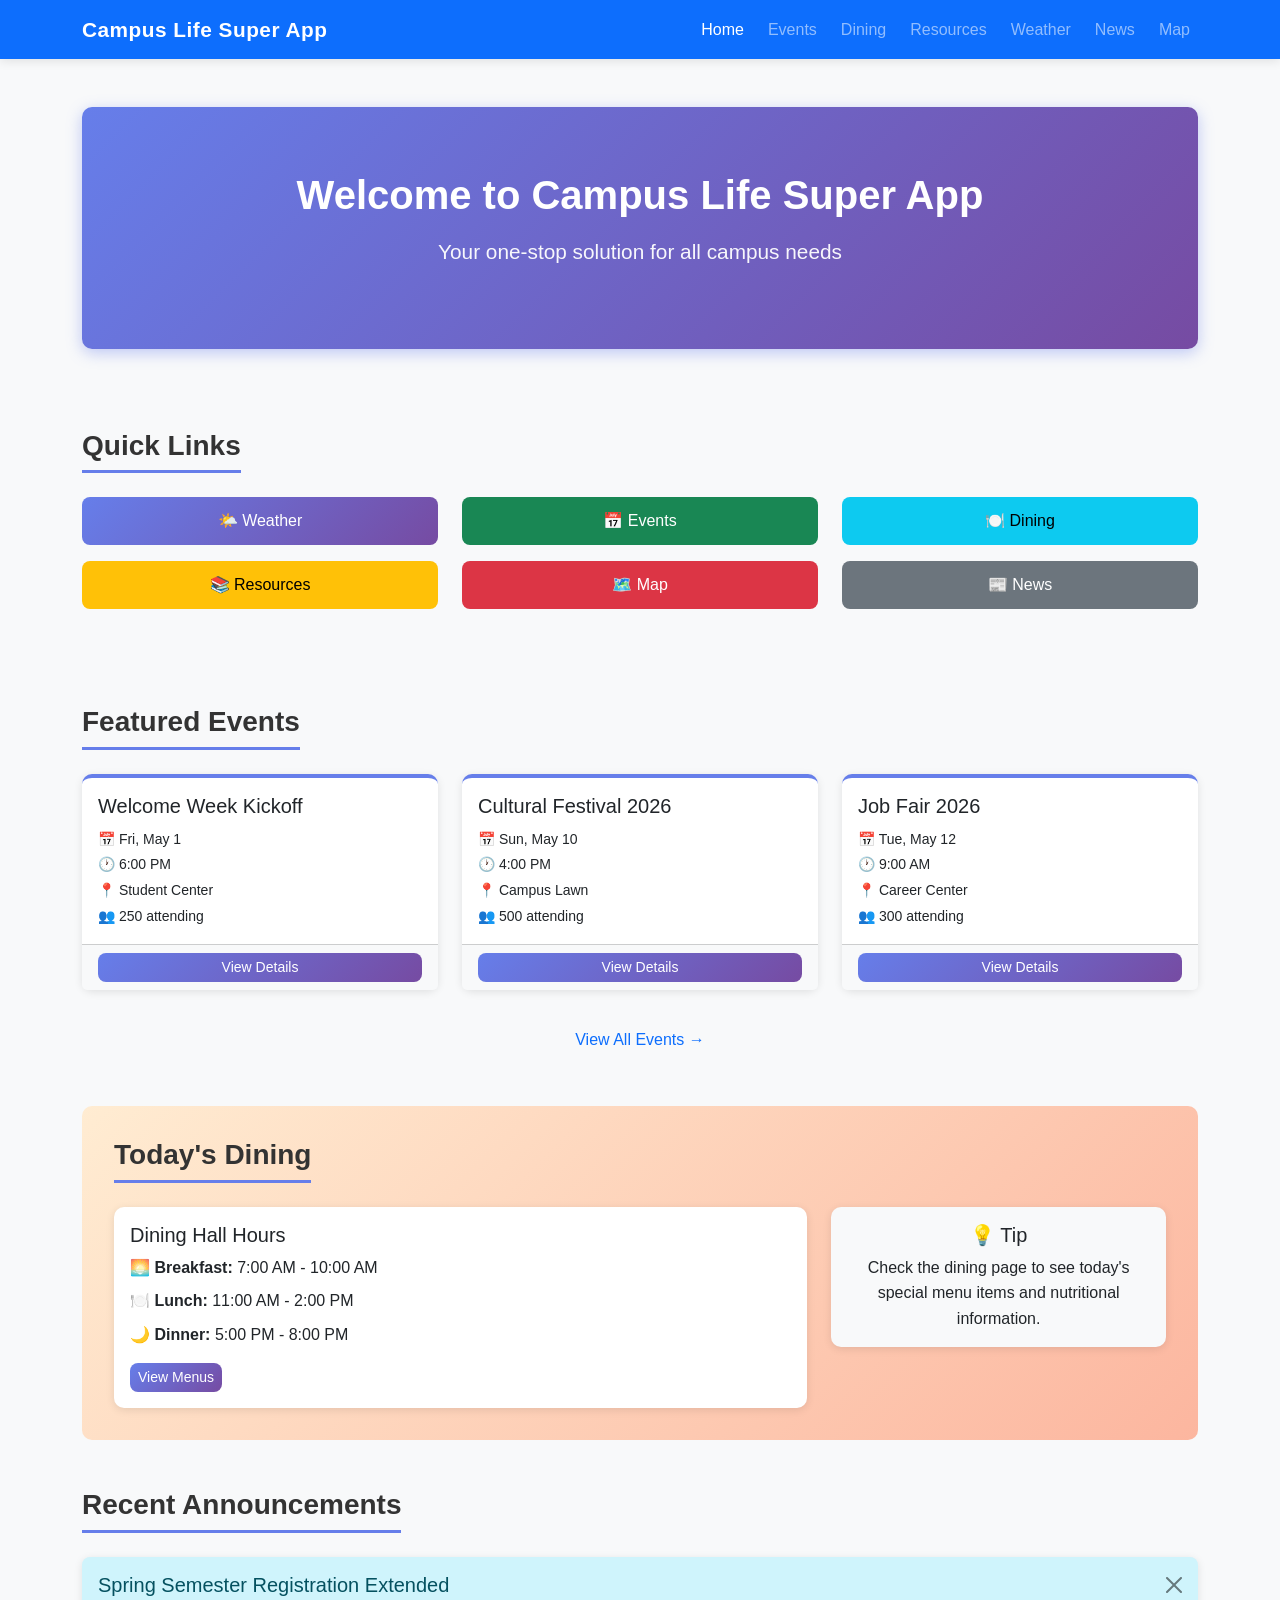
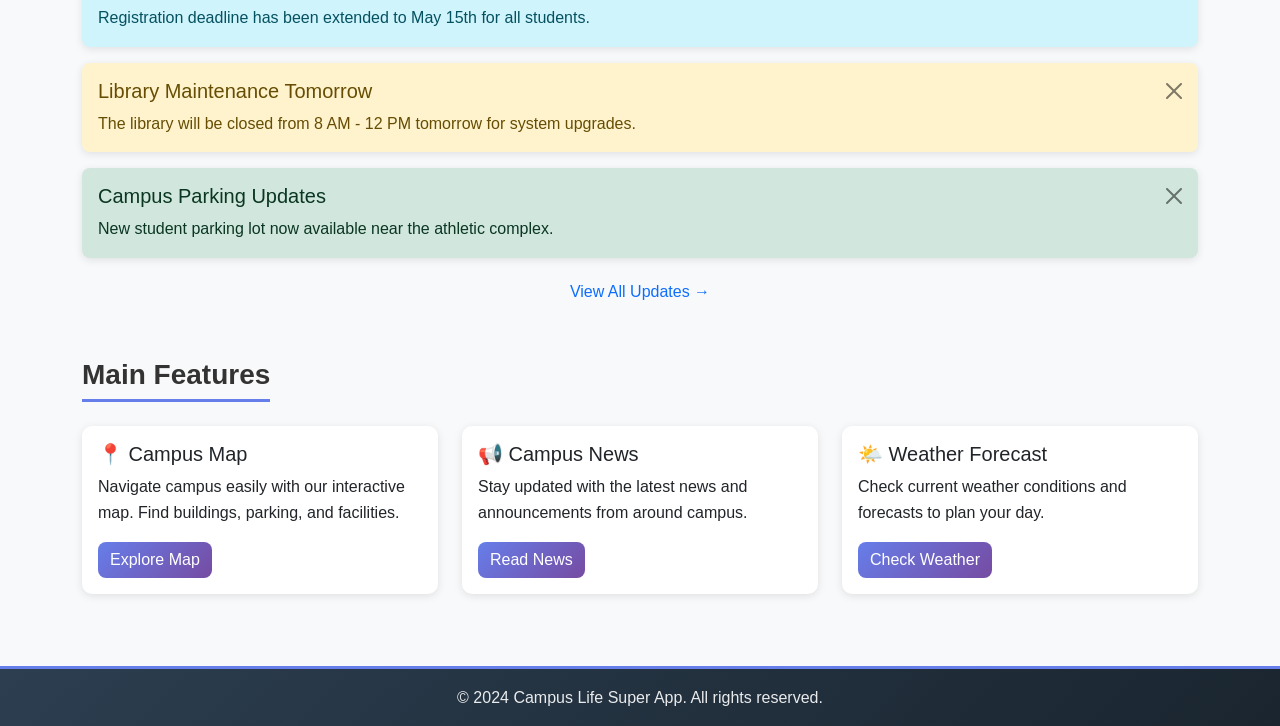
<file: index.html>
<!DOCTYPE html>
<html lang="en">
<head>
    <meta charset="UTF-8">
    <meta name="viewport" content="width=device-width, initial-scale=1.0">
    <title>Campus Life Super App - Home</title>
    <link href="https://cdn.jsdelivr.net/npm/bootstrap@5.3.0/dist/css/bootstrap.min.css" rel="stylesheet">
    <link rel="stylesheet" href="css/style.css">
</head>
<body>
    <header>
        <nav class="navbar navbar-expand-lg navbar-dark bg-primary">
            <div class="container">
                <a class="navbar-brand" href="index.html">Campus Life Super App</a>
                <button class="navbar-toggler" type="button" data-bs-toggle="collapse" data-bs-target="#navbarNav">
                    <span class="navbar-toggler-icon"></span>
                </button>
                <div class="collapse navbar-collapse" id="navbarNav">
                    <ul class="navbar-nav ms-auto">
                        <li class="nav-item"><a class="nav-link active" href="index.html">Home</a></li>
                        <li class="nav-item"><a class="nav-link" href="events.html">Events</a></li>
                        <li class="nav-item"><a class="nav-link" href="dining.html">Dining</a></li>
                        <li class="nav-item"><a class="nav-link" href="student-resources.html">Resources</a></li>
                        <li class="nav-item"><a class="nav-link" href="weather.html">Weather</a></li>
                        <li class="nav-item"><a class="nav-link" href="news.html">News</a></li>
                        <li class="nav-item"><a class="nav-link" href="map.html">Map</a></li>
                    </ul>
                </div>
            </div>
        </nav>
    </header>

    <main class="container my-5">
        <!-- HERO/WELCOME AREA -->
        <!-- Purpose: Greet users and introduce the app's main features -->
        <section class="hero text-center mb-5">
            <h1>Welcome to Campus Life Super App</h1>
            <p class="lead">Your one-stop solution for all campus needs</p>
        </section>

        <!-- QUICK LINKS BUTTONS -->
        <!-- Purpose: Provide quick navigation to main features -->
        <section class="quick-links mb-5">
            <h3 class="text-center mb-4">Quick Links</h3>
            <div class="row">
                <div class="col-md-4 mb-3">
                    <a href="weather.html" class="btn btn-lg btn-primary w-100">🌤️ Weather</a>
                </div>
                <div class="col-md-4 mb-3">
                    <a href="events.html" class="btn btn-lg btn-success w-100">📅 Events</a>
                </div>
                <div class="col-md-4 mb-3">
                    <a href="dining.html" class="btn btn-lg btn-info w-100">🍽️ Dining</a>
                </div>
                <div class="col-md-4 mb-3">
                    <a href="student-resources.html" class="btn btn-lg btn-warning w-100">📚 Resources</a>
                </div>
                <div class="col-md-4 mb-3">
                    <a href="map.html" class="btn btn-lg btn-danger w-100">🗺️ Map</a>
                </div>
                <div class="col-md-4 mb-3">
                    <a href="news.html" class="btn btn-lg btn-secondary w-100">📰 News</a>
                </div>
            </div>
        </section>

        <!-- FEATURED EVENTS PREVIEW CARDS -->
        <!-- Purpose: Showcase upcoming campus events to encourage attendance -->
        <section class="featured-events mb-5">
            <h3 class="mb-4">Featured Events</h3>
            <div class="row" id="featured-events-container">
                <div class="col-12 text-center">
                    <p class="text-muted">Loading events...</p>
                </div>
            </div>
            <div class="text-center mt-3">
                <a href="events.html" class="btn btn-outline-primary">View All Events →</a>
            </div>
        </section>

        <!-- DINING SNAPSHOT -->
        <!-- Purpose: Display quick dining information and hours -->
        <section class="dining-snapshot mb-5">
            <h3 class="mb-4">Today's Dining</h3>
            <div class="row">
                <div class="col-md-8">
                    <div class="card">
                        <div class="card-body">
                            <h5 class="card-title">Dining Hall Hours</h5>
                            <ul class="list-unstyled">
                                <li class="mb-2"><strong>🌅 Breakfast:</strong> 7:00 AM - 10:00 AM</li>
                                <li class="mb-2"><strong>🍽️ Lunch:</strong> 11:00 AM - 2:00 PM</li>
                                <li class="mb-2"><strong>🌙 Dinner:</strong> 5:00 PM - 8:00 PM</li>
                            </ul>
                            <a href="dining.html" class="btn btn-sm btn-primary">View Menus</a>
                        </div>
                    </div>
                </div>
                <div class="col-md-4">
                    <div class="card bg-light">
                        <div class="card-body text-center">
                            <h5 class="card-title">💡 Tip</h5>
                            <p class="card-text">Check the dining page to see today's special menu items and nutritional information.</p>
                        </div>
                    </div>
                </div>
            </div>
        </section>

        <!-- ANNOUNCEMENTS SECTION -->
        <!-- Purpose: Keep students informed about important campus updates -->
        <section class="announcements mb-5">
            <h3 class="mb-4">Recent Announcements</h3>
            <div id="announcements-container">
                <!-- Announcements will be loaded here -->
            </div>
            <div class="text-center mt-3">
                <a href="student-resources.html" class="btn btn-outline-primary">View All Updates →</a>
            </div>
        </section>

        <!-- FEATURES SHOWCASE -->
        <!-- Purpose: Highlight main features and services available on the app -->
        <section class="features">
            <h3 class="text-center mb-4">Main Features</h3>
            <div class="row">
                <div class="col-md-4 mb-4">
                    <div class="card h-100">
                        <div class="card-body">
                            <h5 class="card-title">📍 Campus Map</h5>
                            <p class="card-text">Navigate campus easily with our interactive map. Find buildings, parking, and facilities.</p>
                            <a href="map.html" class="btn btn-primary">Explore Map</a>
                        </div>
                    </div>
                </div>
                <div class="col-md-4 mb-4">
                    <div class="card h-100">
                        <div class="card-body">
                            <h5 class="card-title">📢 Campus News</h5>
                            <p class="card-text">Stay updated with the latest news and announcements from around campus.</p>
                            <a href="news.html" class="btn btn-primary">Read News</a>
                        </div>
                    </div>
                </div>
                <div class="col-md-4 mb-4">
                    <div class="card h-100">
                        <div class="card-body">
                            <h5 class="card-title">🌤️ Weather Forecast</h5>
                            <p class="card-text">Check current weather conditions and forecasts to plan your day.</p>
                            <a href="weather.html" class="btn btn-primary">Check Weather</a>
                        </div>
                    </div>
                </div>
            </div>
        </section>
    </main>

    <footer class="bg-dark text-white text-center py-3 mt-5">
        <div class="container">
            <p>&copy; 2024 Campus Life Super App. All rights reserved.</p>
        </div>
    </footer>

    <script src="https://cdn.jsdelivr.net/npm/bootstrap@5.3.0/dist/js/bootstrap.bundle.min.js"></script>
    <script src="js/app.js"></script>
    <script src="js/home.js"></script>
</body>
</html>
</file>
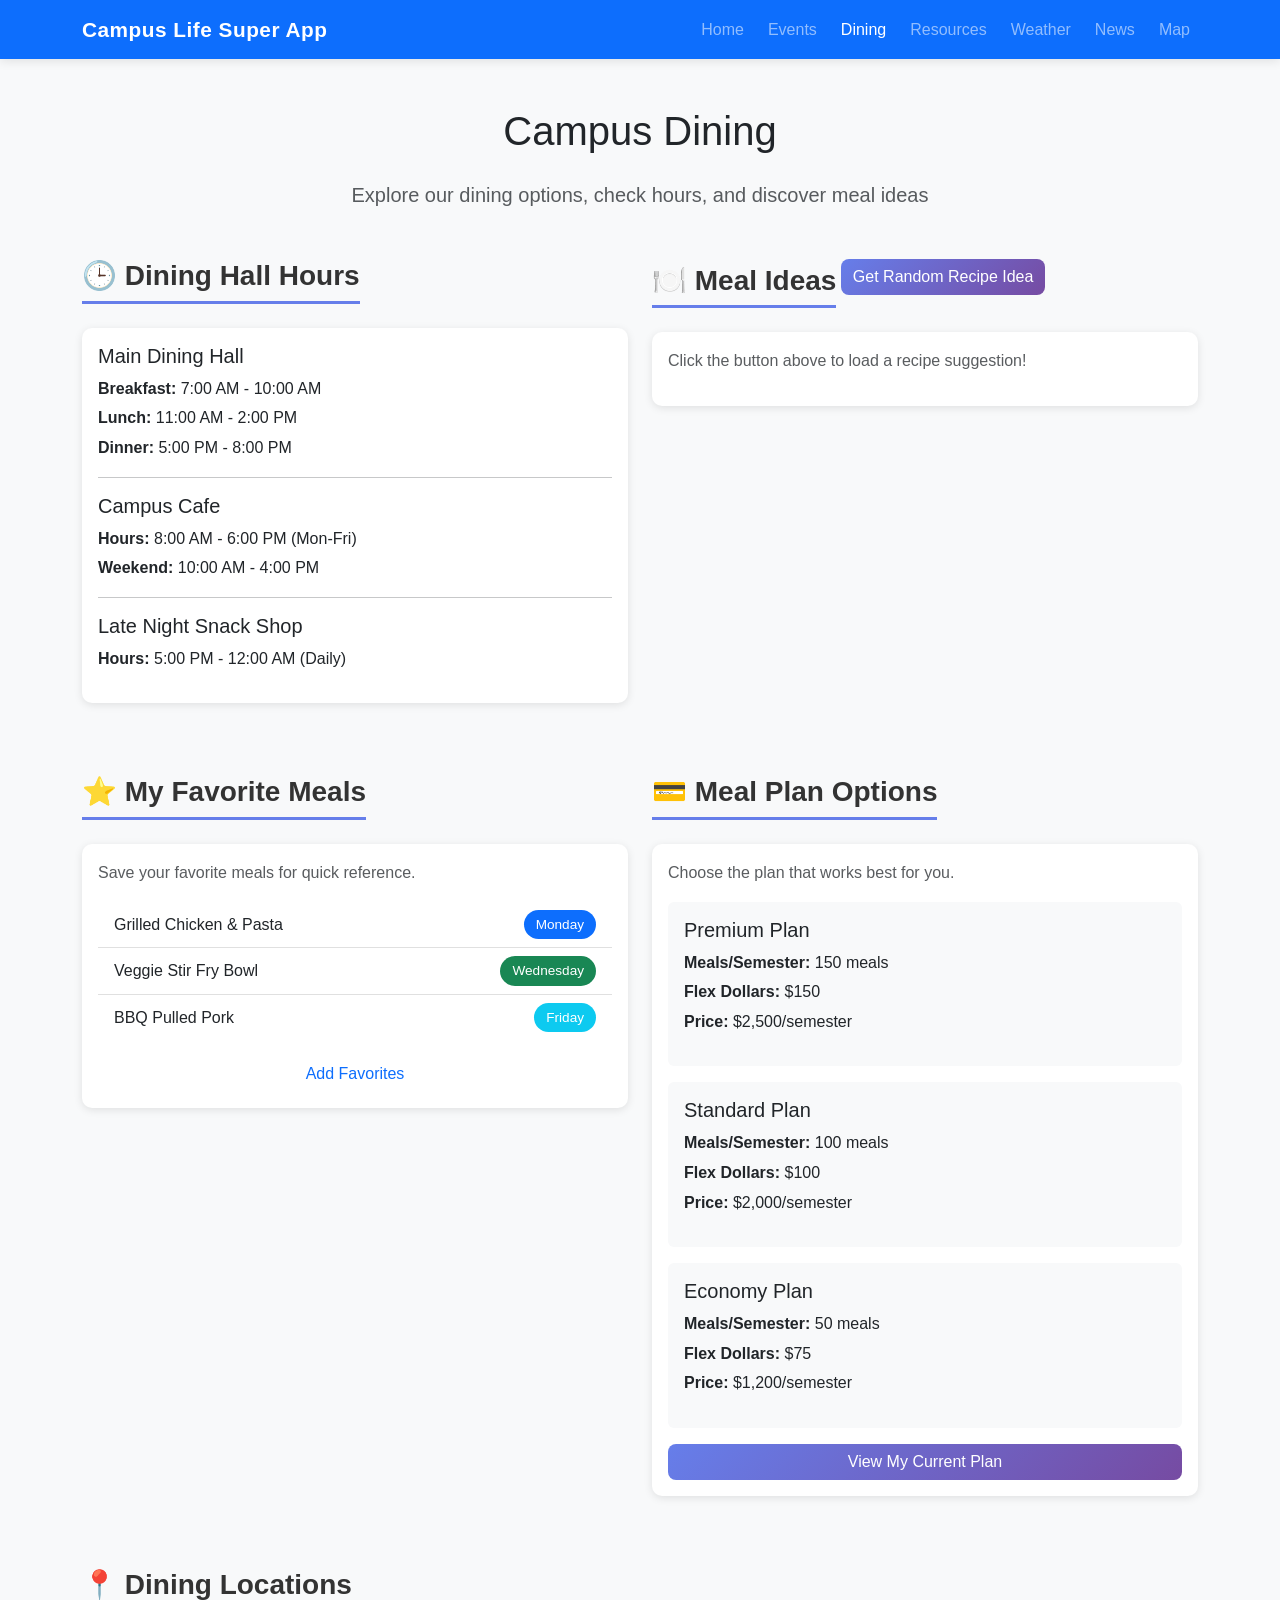
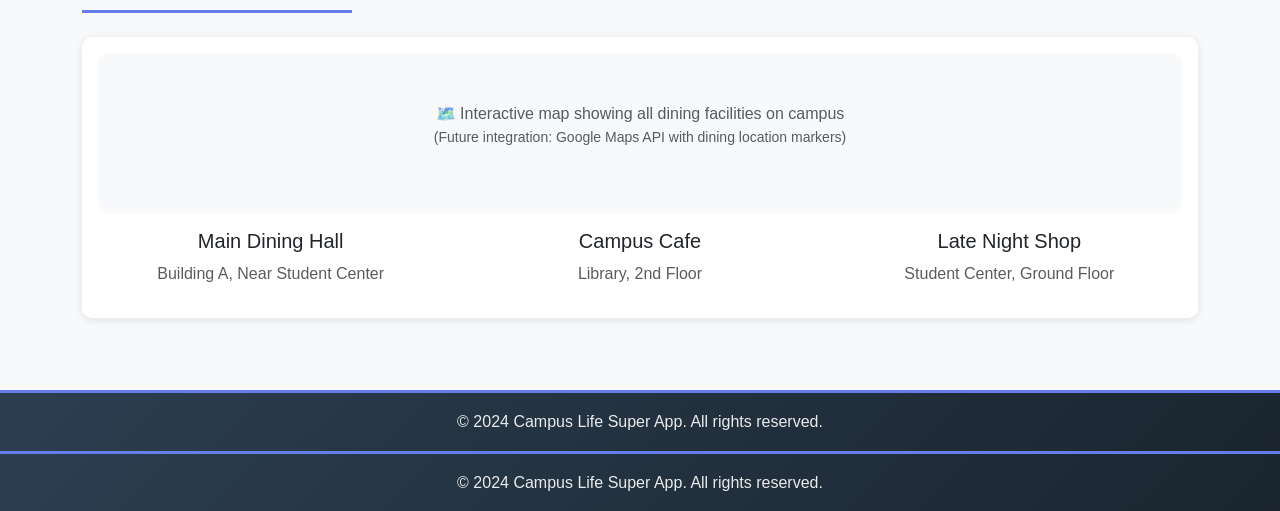
<file: dining.html>
<!DOCTYPE html>
<html lang="en">
<head>
    <meta charset="UTF-8">
    <meta name="viewport" content="width=device-width, initial-scale=1.0">
    <title>Dining - Campus Life Super App</title>
    <link href="https://cdn.jsdelivr.net/npm/bootstrap@5.3.0/dist/css/bootstrap.min.css" rel="stylesheet">
    <link rel="stylesheet" href="css/style.css">
</head>
<body>
    <header>
        <nav class="navbar navbar-expand-lg navbar-dark bg-primary">
            <div class="container">
                <a class="navbar-brand" href="index.html">Campus Life Super App</a>
                <button class="navbar-toggler" type="button" data-bs-toggle="collapse" data-bs-target="#navbarNav">
                    <span class="navbar-toggler-icon"></span>
                </button>
                <div class="collapse navbar-collapse" id="navbarNav">
                    <ul class="navbar-nav ms-auto">
                        <li class="nav-item"><a class="nav-link" href="index.html">Home</a></li>
                        <li class="nav-item"><a class="nav-link" href="events.html">Events</a></li>
                        <li class="nav-item"><a class="nav-link active" href="dining.html">Dining</a></li>
                        <li class="nav-item"><a class="nav-link" href="student-resources.html">Resources</a></li>
                        <li class="nav-item"><a class="nav-link" href="weather.html">Weather</a></li>
                        <li class="nav-item"><a class="nav-link" href="news.html">News</a></li>
                        <li class="nav-item"><a class="nav-link" href="map.html">Map</a></li>
                    </ul>
                </div>
            </div>
        </nav>
    </header>

    <main class="container my-5">
        <!-- PAGE TITLE AND DESCRIPTION -->
        <!-- Purpose: Provide context for the dining page -->
        <h1 class="text-center mb-4">Campus Dining</h1>
        <p class="text-center lead text-muted mb-5">Explore our dining options, check hours, and discover meal ideas</p>

        <!-- DINING HALL STATUS AND HOURS -->
        <!-- Purpose: Display current hours and status of dining facilities -->
        <div class="row mb-5">
            <div class="col-md-6 mb-4">
                <h3>🕒 Dining Hall Hours</h3>
                <div class="card">
                    <div class="card-body">
                        <ul class="list-unstyled">
                            <li class="mb-3">
                                <h5>Main Dining Hall</h5>
                                <p class="mb-1"><strong>Breakfast:</strong> 7:00 AM - 10:00 AM</p>
                                <p class="mb-1"><strong>Lunch:</strong> 11:00 AM - 2:00 PM</p>
                                <p class="mb-0"><strong>Dinner:</strong> 5:00 PM - 8:00 PM</p>
                            </li>
                            <hr>
                            <li class="mb-3">
                                <h5>Campus Cafe</h5>
                                <p class="mb-1"><strong>Hours:</strong> 8:00 AM - 6:00 PM (Mon-Fri)</p>
                                <p class="mb-0"><strong>Weekend:</strong> 10:00 AM - 4:00 PM</p>
                            </li>
                            <hr>
                            <li>
                                <h5>Late Night Snack Shop</h5>
                                <p class="mb-0"><strong>Hours:</strong> 5:00 PM - 12:00 AM (Daily)</p>
                            </li>
                        </ul>
                    </div>
                </div>
            </div>

            <!-- MENU AND API PLACEHOLDER -->
            <!-- Purpose: Display meal ideas and recipes from API -->
            <div class="col-md-6 mb-4">
                <h3>🍽️ Meal Ideas</h3>
                <button id="get-recipe-btn" class="btn btn-primary mb-3">
                    Get Random Recipe Idea
                </button>
                <div id="recipe-container" class="card">
                    <div class="card-body">
                        <p class="text-muted">Click the button above to load a recipe suggestion!</p>
                    </div>
                </div>
            </div>
        </div>

        <!-- FAVORITES AND MEAL PLAN SECTION -->
        <!-- Purpose: Allow students to save favorites and view meal plans -->
        <div class="row mb-5">
            <div class="col-md-6 mb-4">
                <h3>⭐ My Favorite Meals</h3>
                <div class="card">
                    <div class="card-body">
                        <p class="text-muted mb-3">Save your favorite meals for quick reference.</p>
                        <ul class="list-group">
                            <li class="list-group-item d-flex justify-content-between align-items-center">
                                Grilled Chicken & Pasta
                                <span class="badge bg-primary rounded-pill">Monday</span>
                            </li>
                            <li class="list-group-item d-flex justify-content-between align-items-center">
                                Veggie Stir Fry Bowl
                                <span class="badge bg-success rounded-pill">Wednesday</span>
                            </li>
                            <li class="list-group-item d-flex justify-content-between align-items-center">
                                BBQ Pulled Pork
                                <span class="badge bg-info rounded-pill">Friday</span>
                            </li>
                        </ul>
                        <button class="btn btn-outline-primary mt-3 w-100">
                            Add Favorites
                        </button>
                    </div>
                </div>
            </div>

            <!-- MEAL PLAN INFORMATION -->
            <!-- Purpose: Display meal plan options and purchasing info -->
            <div class="col-md-6 mb-4">
                <h3>💳 Meal Plan Options</h3>
                <div class="card">
                    <div class="card-body">
                        <p class="text-muted mb-3">Choose the plan that works best for you.</p>
                        
                        <div class="mb-3 p-3 bg-light rounded">
                            <h5>Premium Plan</h5>
                            <p class="mb-1"><strong>Meals/Semester:</strong> 150 meals</p>
                            <p class="mb-1"><strong>Flex Dollars:</strong> $150</p>
                            <p><strong>Price:</strong> $2,500/semester</p>
                        </div>

                        <div class="mb-3 p-3 bg-light rounded">
                            <h5>Standard Plan</h5>
                            <p class="mb-1"><strong>Meals/Semester:</strong> 100 meals</p>
                            <p class="mb-1"><strong>Flex Dollars:</strong> $100</p>
                            <p><strong>Price:</strong> $2,000/semester</p>
                        </div>

                        <div class="mb-3 p-3 bg-light rounded">
                            <h5>Economy Plan</h5>
                            <p class="mb-1"><strong>Meals/Semester:</strong> 50 meals</p>
                            <p class="mb-1"><strong>Flex Dollars:</strong> $75</p>
                            <p><strong>Price:</strong> $1,200/semester</p>
                        </div>

                        <button class="btn btn-primary w-100">
                            View My Current Plan
                        </button>
                    </div>
                </div>
            </div>
        </div>

        <!-- MAP AND LOCATION PLACEHOLDER -->
        <!-- Purpose: Show location of dining facilities on campus -->
        <div class="row">
            <div class="col-12">
                <h3>📍 Dining Locations</h3>
                <div class="card mb-4">
                    <div class="card-body">
                        <div class="bg-light p-5 text-center mb-3" style="border-radius: 10px;">
                            <p class="text-muted mb-0">
                                🗺️ Interactive map showing all dining facilities on campus
                            </p>
                            <p class="text-muted small">
                                (Future integration: Google Maps API with dining location markers)
                            </p>
                        </div>
                        <div class="row">
                            <div class="col-md-4 text-center">
                                <h5>Main Dining Hall</h5>
                                <p class="text-muted">Building A, Near Student Center</p>
                            </div>
                            <div class="col-md-4 text-center">
                                <h5>Campus Cafe</h5>
                                <p class="text-muted">Library, 2nd Floor</p>
                            </div>
                            <div class="col-md-4 text-center">
                                <h5>Late Night Shop</h5>
                                <p class="text-muted">Student Center, Ground Floor</p>
                            </div>
                        </div>
                    </div>
                </div>
            </div>
        </div>
    </main>

    <!-- FOOTER -->
    <!-- Purpose: Provide consistent footer across all pages -->
    <footer class="bg-dark text-white text-center py-3 mt-5">
        <div class="container">
            <p>&copy; 2024 Campus Life Super App. All rights reserved.</p>
        </div>
    </footer>

    <script src="https://cdn.jsdelivr.net/npm/bootstrap@5.3.0/dist/js/bootstrap.bundle.min.js"></script>
    <script src="js/app.js"></script>
    <script src="js/dining.js"></script>
</body>
</html>

    <footer class="bg-dark text-white text-center py-3">
        <div class="container">
            <p>&copy; 2024 Campus Life Super App. All rights reserved.</p>
        </div>
    </footer>

    <script src="https://cdn.jsdelivr.net/npm/bootstrap@5.3.0/dist/js/bootstrap.bundle.min.js"></script>
    <script src="js/app.js"></script>
    <script src="js/dining.js"></script>
</body>
</html>
</file>
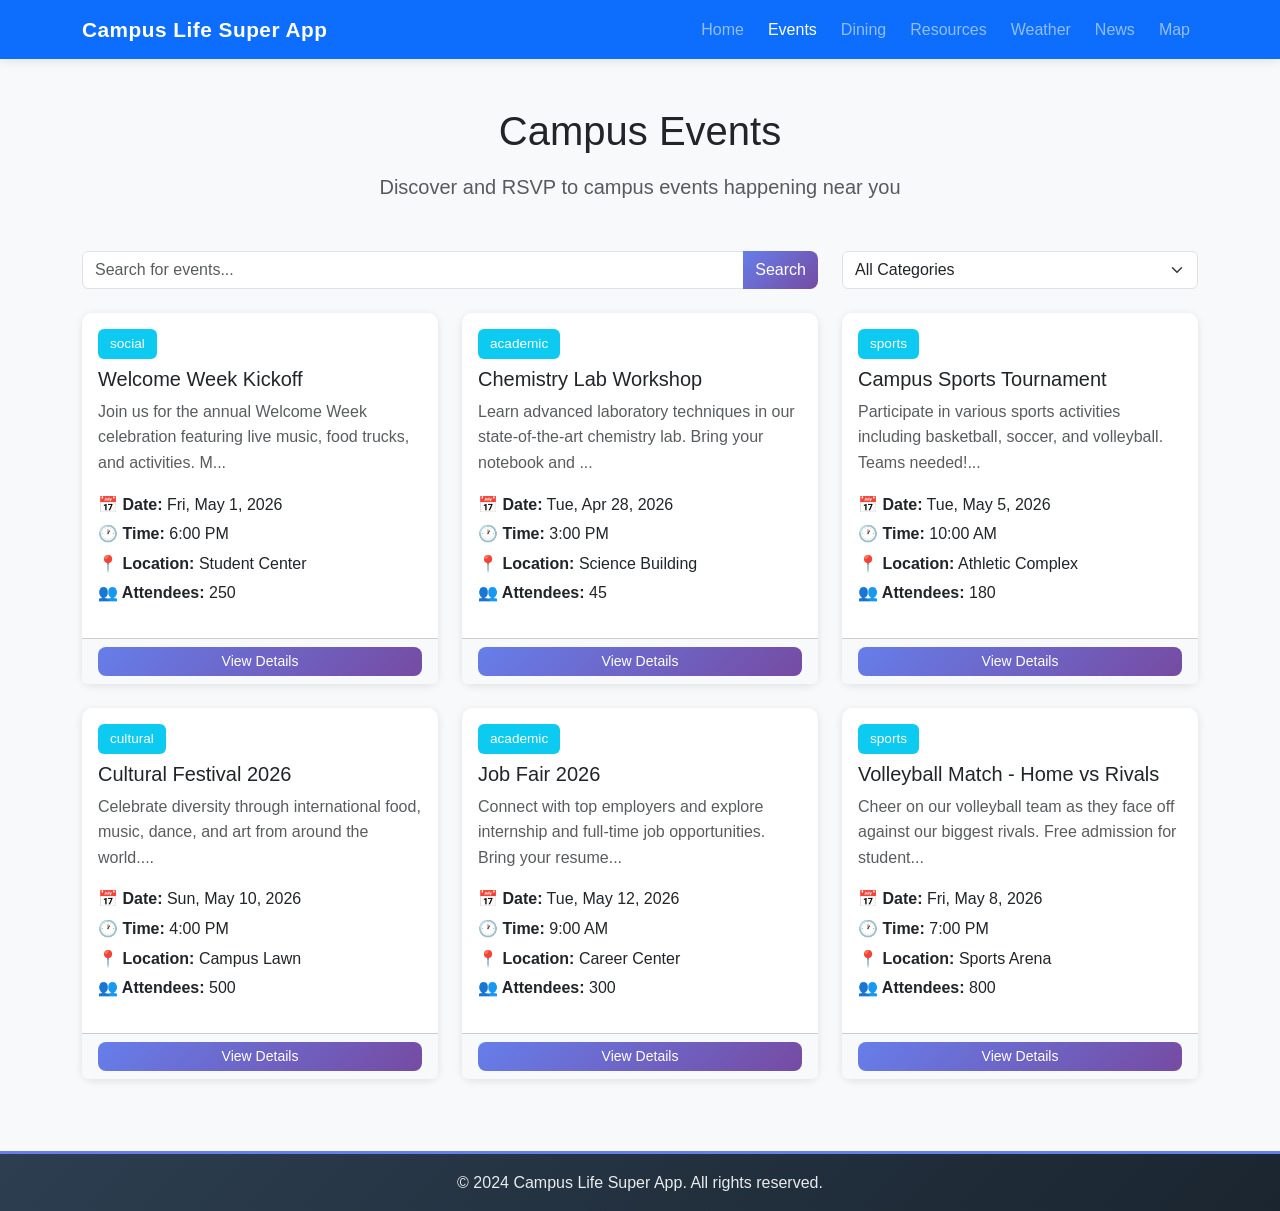
<file: events.html>
<!DOCTYPE html>
<html lang="en">
<head>
    <meta charset="UTF-8">
    <meta name="viewport" content="width=device-width, initial-scale=1.0">
    <title>Events - Campus Life Super App</title>
    <link href="https://cdn.jsdelivr.net/npm/bootstrap@5.3.0/dist/css/bootstrap.min.css" rel="stylesheet">
    <link rel="stylesheet" href="css/style.css">
</head>
<body>
    <!-- NAVIGATION HEADER -->
    <!-- Purpose: Global navigation bar available on all pages for seamless navigation -->
    <header>
        <nav class="navbar navbar-expand-lg navbar-dark bg-primary">
            <div class="container">
                <a class="navbar-brand" href="index.html">Campus Life Super App</a>
                <button class="navbar-toggler" type="button" data-bs-toggle="collapse" data-bs-target="#navbarNav">
                    <span class="navbar-toggler-icon"></span>
                </button>
                <div class="collapse navbar-collapse" id="navbarNav">
                    <ul class="navbar-nav ms-auto">
                        <li class="nav-item"><a class="nav-link" href="index.html">Home</a></li>
                        <li class="nav-item"><a class="nav-link active" href="events.html">Events</a></li>
                        <li class="nav-item"><a class="nav-link" href="dining.html">Dining</a></li>
                        <li class="nav-item"><a class="nav-link" href="student-resources.html">Resources</a></li>
                        <li class="nav-item"><a class="nav-link" href="weather.html">Weather</a></li>
                        <li class="nav-item"><a class="nav-link" href="news.html">News</a></li>
                        <li class="nav-item"><a class="nav-link" href="map.html">Map</a></li>
                    </ul>
                </div>
            </div>
        </nav>
    </header>

    <main class="container my-5">
        <!-- PAGE TITLE AND DESCRIPTION -->
        <!-- Purpose: Provide context and welcome for Events page -->
        <div class="mb-5">
            <h1 class="text-center mb-3">Campus Events</h1>
            <p class="text-center lead text-muted">Discover and RSVP to campus events happening near you</p>
        </div>

        <!-- SEARCH AND FILTER BAR -->
        <!-- Purpose: Allow users to search for specific events and filter by category -->
        <div class="row mb-4">
            <div class="col-md-8">
                <div class="input-group">
                    <input 
                        type="text" 
                        class="form-control" 
                        id="event-search" 
                        placeholder="Search for events..."
                        aria-label="Search events"
                    >
                    <button class="btn btn-primary" type="button" id="search-btn">Search</button>
                </div>
            </div>
            <div class="col-md-4">
                <select class="form-select" id="category-filter" aria-label="Filter by category">
                    <option value="">All Categories</option>
                    <option value="academic">Academic</option>
                    <option value="social">Social</option>
                    <option value="sports">Sports</option>
                    <option value="cultural">Cultural</option>
                </select>
            </div>
        </div>

        <!-- EVENT CARDS LIST -->
        <!-- Purpose: Display events in a card grid format for easy browsing -->
        <div class="row" id="events-container">
            <!-- Event cards will be dynamically loaded here by events.js -->
            <div class="col-12 text-center">
                <div class="spinner-border text-primary" role="status">
                    <span class="visually-hidden">Loading events...</span>
                </div>
            </div>
        </div>
    </main>

    <!-- EVENT DETAIL MODAL -->
    <!-- Purpose: Display detailed event information when user clicks on an event card -->
    <!-- Features: Event details, RSVP button, close button -->
    <div class="modal fade" id="eventDetailModal" tabindex="-1" aria-labelledby="eventDetailLabel" aria-hidden="true">
        <div class="modal-dialog modal-dialog-centered">
            <div class="modal-content">
                <div class="modal-header">
                    <h5 class="modal-title" id="eventDetailLabel">Event Details</h5>
                    <button type="button" class="btn-close" data-bs-dismiss="modal" aria-label="Close"></button>
                </div>
                <div class="modal-body" id="modal-body-content">
                    <!-- Event details will be dynamically inserted here -->
                </div>
                <div class="modal-footer">
                    <button type="button" class="btn btn-secondary" data-bs-dismiss="modal">Close</button>
                    <button type="button" class="btn btn-primary" id="rsvp-btn">RSVP</button>
                </div>
            </div>
        </div>
    </div>

    <!-- FOOTER -->
    <!-- Purpose: Provide consistent footer across all pages -->
    <footer class="bg-dark text-white text-center py-3 mt-5">
        <div class="container">
            <p>&copy; 2024 Campus Life Super App. All rights reserved.</p>
        </div>
    </footer>

    <!-- BOOTSTRAP AND APP SCRIPTS -->
    <script src="https://cdn.jsdelivr.net/npm/bootstrap@5.3.0/dist/js/bootstrap.bundle.min.js"></script>
    <script src="js/app.js"></script>
    <script src="js/events.js"></script>
</body>
</html>
</file>
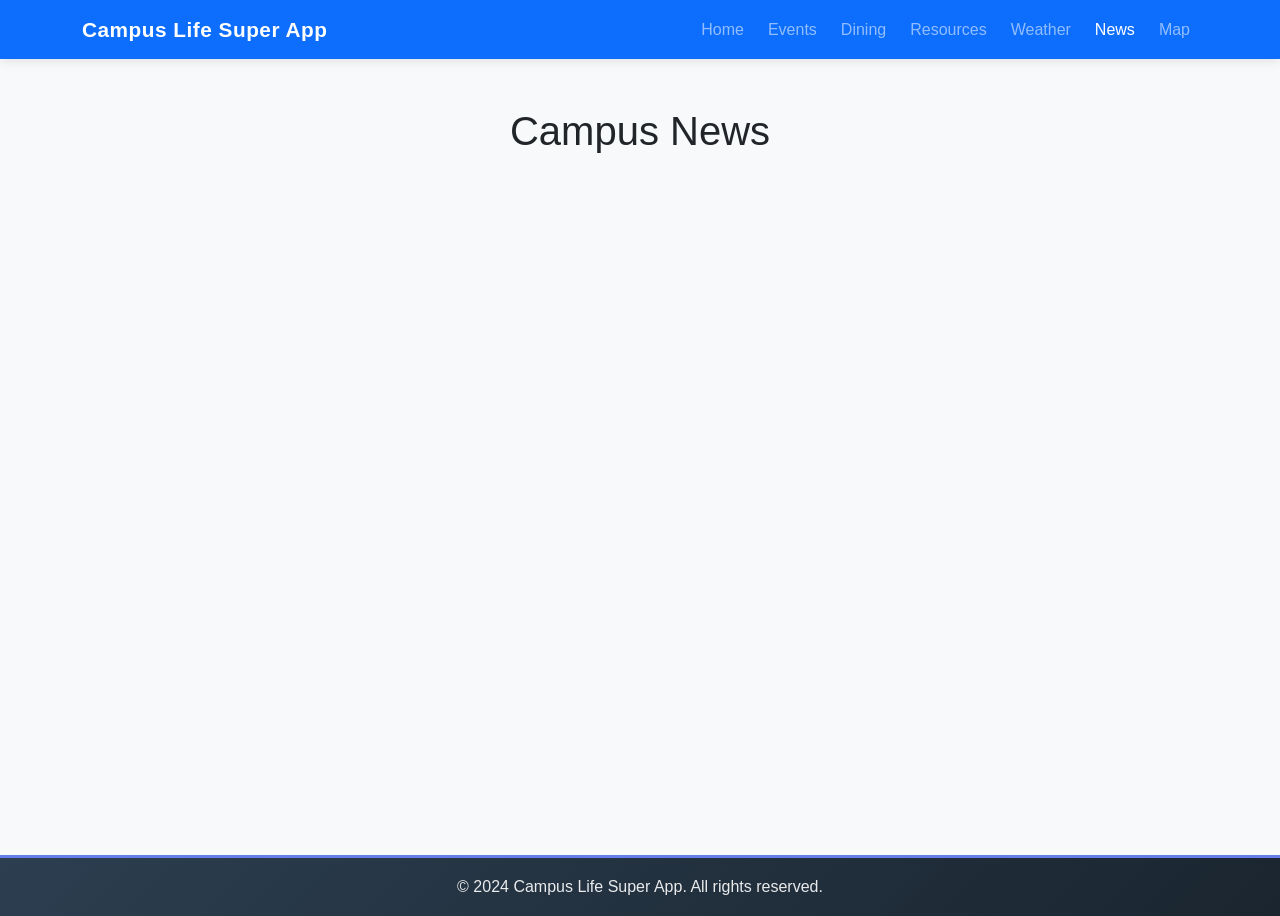
<file: news.html>
<!DOCTYPE html>
<html lang="en">
<head>
    <meta charset="UTF-8">
    <meta name="viewport" content="width=device-width, initial-scale=1.0">
    <title>Campus News - Campus Life Super App</title>
    <link href="https://cdn.jsdelivr.net/npm/bootstrap@5.3.0/dist/css/bootstrap.min.css" rel="stylesheet">
    <link rel="stylesheet" href="css/style.css">
</head>
<body>
    <header>
        <nav class="navbar navbar-expand-lg navbar-dark bg-primary">
            <div class="container">
                <a class="navbar-brand" href="index.html">Campus Life Super App</a>
                <button class="navbar-toggler" type="button" data-bs-toggle="collapse" data-bs-target="#navbarNav">
                    <span class="navbar-toggler-icon"></span>
                </button>
                <div class="collapse navbar-collapse" id="navbarNav">
                    <ul class="navbar-nav ms-auto">
                        <li class="nav-item"><a class="nav-link" href="index.html">Home</a></li>
                        <li class="nav-item"><a class="nav-link" href="events.html">Events</a></li>
                        <li class="nav-item"><a class="nav-link" href="dining.html">Dining</a></li>
                        <li class="nav-item"><a class="nav-link" href="student-resources.html">Resources</a></li>
                        <li class="nav-item"><a class="nav-link" href="weather.html">Weather</a></li>
                        <li class="nav-item"><a class="nav-link active" href="news.html">News</a></li>
                        <li class="nav-item"><a class="nav-link" href="map.html">Map</a></li>
                    </ul>
                </div>
            </div>
        </nav>
    </header>

    <main class="container my-5">
        <h1 class="text-center mb-4">Campus News</h1>
        <div id="news-container" class="row">
            <!-- News articles will be loaded here -->
        </div>
    </main>

    <footer class="bg-dark text-white text-center py-3">
        <div class="container">
            <p>&copy; 2024 Campus Life Super App. All rights reserved.</p>
        </div>
    </footer>

    <script src="https://cdn.jsdelivr.net/npm/bootstrap@5.3.0/dist/js/bootstrap.bundle.min.js"></script>
    <script src="js/app.js"></script>
    <script src="js/news.js"></script>
</body>
</html>
</file>
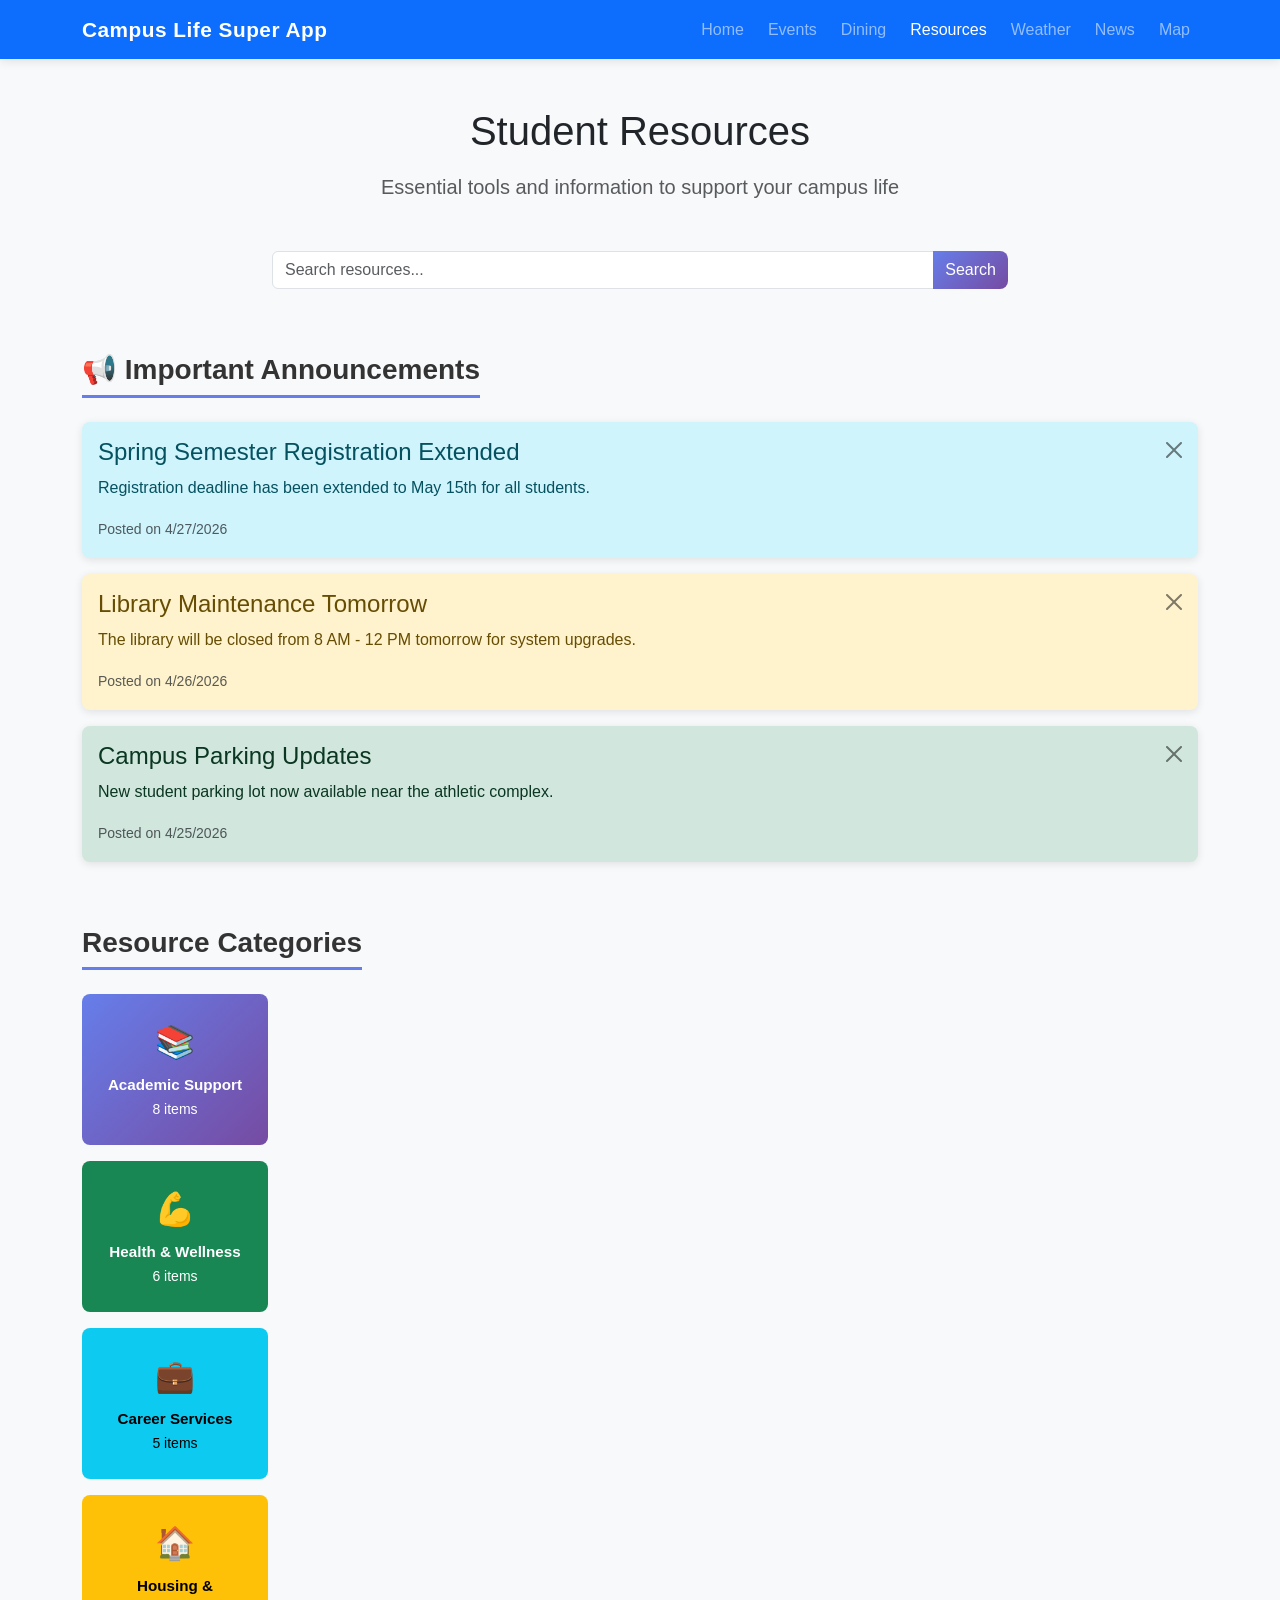
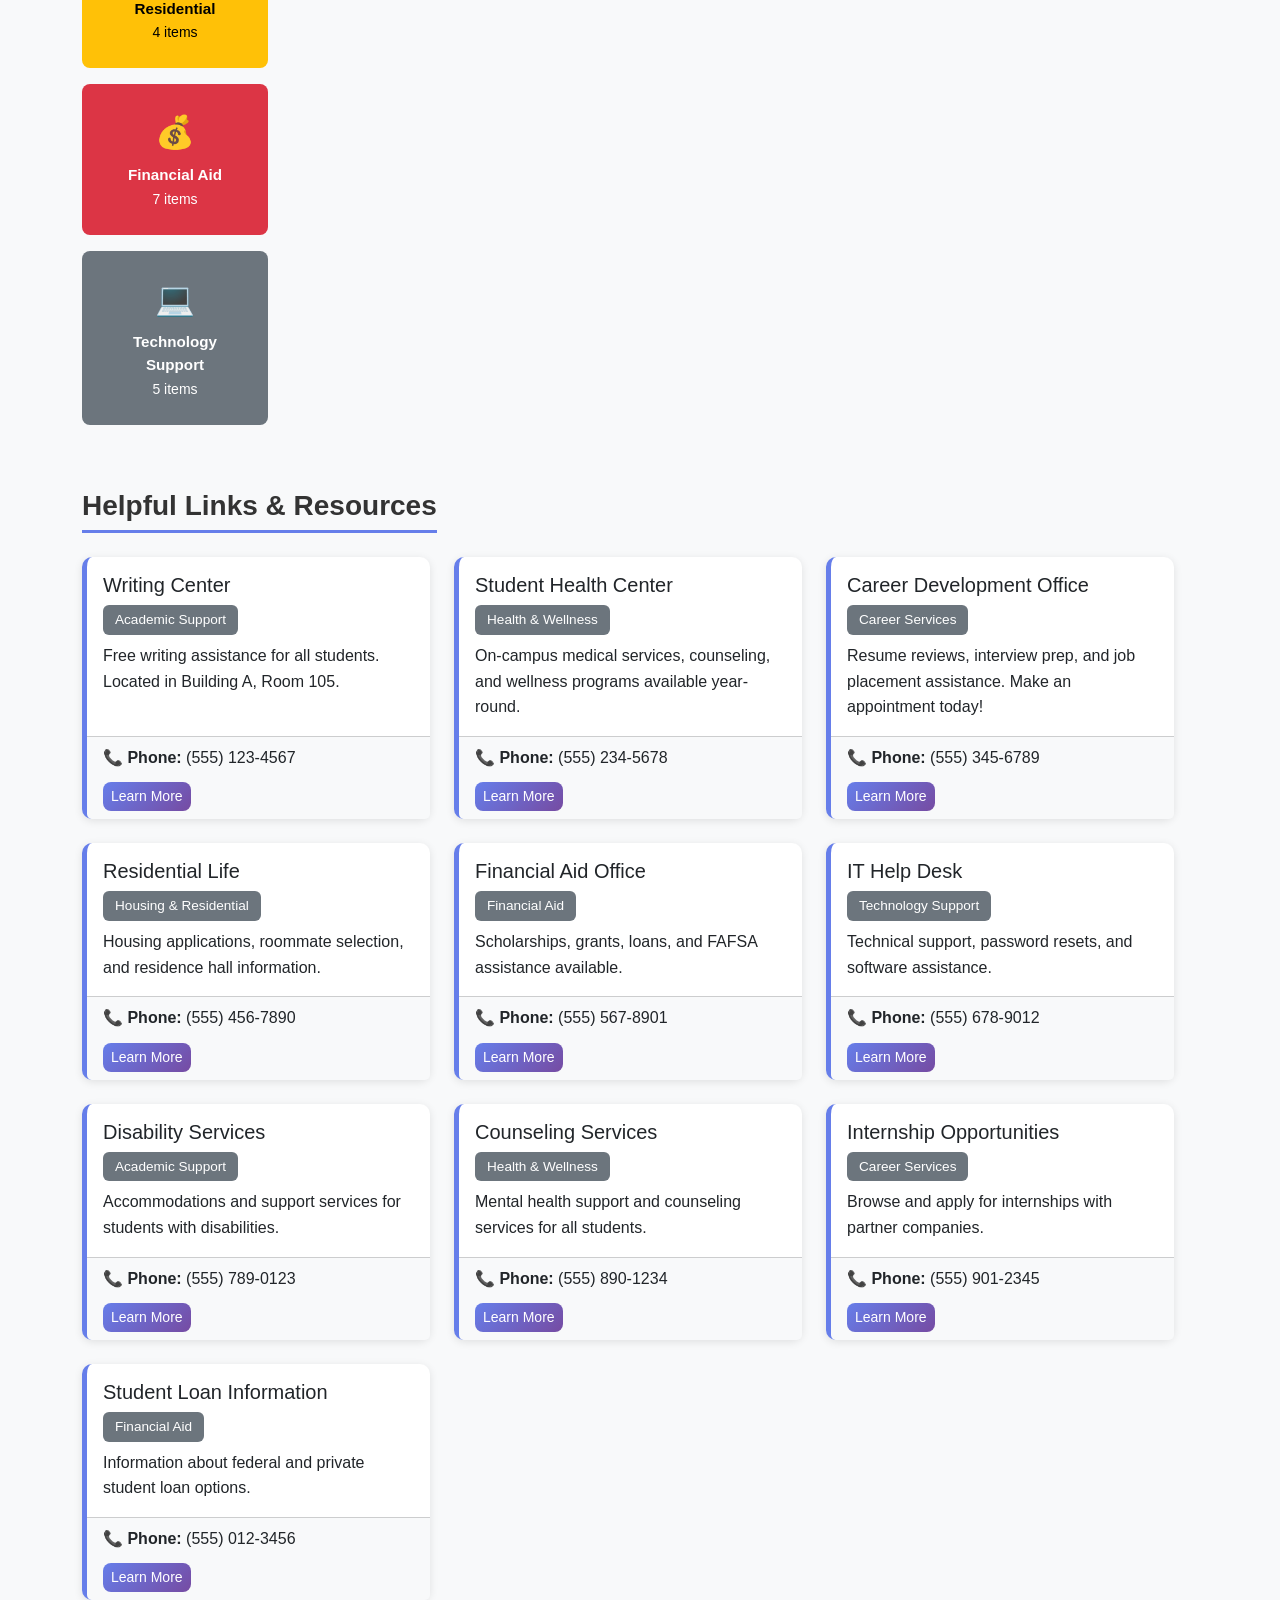
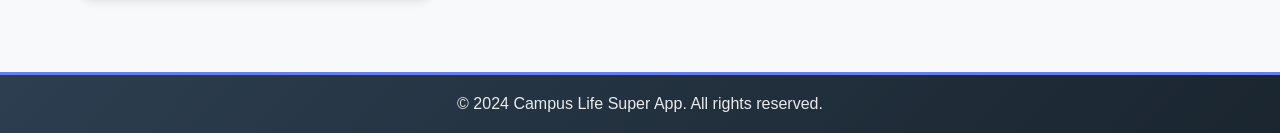
<file: student-resources.html>
<!DOCTYPE html>
<html lang="en">
<head>
    <meta charset="UTF-8">
    <meta name="viewport" content="width=device-width, initial-scale=1.0">
    <title>Student Resources - Campus Life Super App</title>
    <link href="https://cdn.jsdelivr.net/npm/bootstrap@5.3.0/dist/css/bootstrap.min.css" rel="stylesheet">
    <link rel="stylesheet" href="css/style.css">
</head>
<body>
    <!-- NAVIGATION HEADER -->
    <!-- Purpose: Global navigation bar available on all pages for seamless navigation -->
    <header>
        <nav class="navbar navbar-expand-lg navbar-dark bg-primary">
            <div class="container">
                <a class="navbar-brand" href="index.html">Campus Life Super App</a>
                <button class="navbar-toggler" type="button" data-bs-toggle="collapse" data-bs-target="#navbarNav">
                    <span class="navbar-toggler-icon"></span>
                </button>
                <div class="collapse navbar-collapse" id="navbarNav">
                    <ul class="navbar-nav ms-auto">
                        <li class="nav-item"><a class="nav-link" href="index.html">Home</a></li>
                        <li class="nav-item"><a class="nav-link" href="events.html">Events</a></li>
                        <li class="nav-item"><a class="nav-link" href="dining.html">Dining</a></li>
                        <li class="nav-item"><a class="nav-link active" href="student-resources.html">Resources</a></li>
                        <li class="nav-item"><a class="nav-link" href="weather.html">Weather</a></li>
                        <li class="nav-item"><a class="nav-link" href="news.html">News</a></li>
                        <li class="nav-item"><a class="nav-link" href="map.html">Map</a></li>
                    </ul>
                </div>
            </div>
        </nav>
    </header>

    <main class="container my-5">
        <!-- PAGE TITLE AND DESCRIPTION -->
        <!-- Purpose: Welcome users and explain what resources are available -->
        <div class="mb-5">
            <h1 class="text-center mb-3">Student Resources</h1>
            <p class="text-center lead text-muted">Essential tools and information to support your campus life</p>
        </div>

        <!-- SEARCH BAR -->
        <!-- Purpose: Allow students to quickly find specific resources -->
        <div class="row mb-5">
            <div class="col-md-8 mx-auto">
                <div class="input-group mb-3">
                    <input 
                        type="text" 
                        class="form-control" 
                        id="resource-search" 
                        placeholder="Search resources..."
                        aria-label="Search student resources"
                    >
                    <button class="btn btn-primary" type="button" id="resource-search-btn">Search</button>
                </div>
            </div>
        </div>

        <!-- ALERTS/UPDATES SECTION -->
        <!-- Purpose: Display important announcements and updates for students -->
        <div class="row mb-5">
            <div class="col-12">
                <h3>📢 Important Announcements</h3>
                <div id="alerts-container">
                    <!-- Alert items will be dynamically loaded here -->
                </div>
            </div>
        </div>

        <!-- CATEGORIES GRID -->
        <!-- Purpose: Organize resources into logical categories for easy navigation -->
        <div class="row mb-5">
            <div class="col-12">
                <h3>Resource Categories</h3>
            </div>
            <div id="categories-container">
                <!-- Category cards will be dynamically loaded here -->
            </div>
        </div>

        <!-- HELPFUL LINKS/CARDS -->
        <!-- Purpose: Display various helpful links and resources in card format -->
        <div class="row">
            <div class="col-12">
                <h3>Helpful Links & Resources</h3>
            </div>
            <div id="resources-container" class="row">
                <!-- Resource cards will be dynamically loaded here -->
            </div>
        </div>
    </main>

    <!-- FOOTER -->
    <!-- Purpose: Provide consistent footer across all pages -->
    <footer class="bg-dark text-white text-center py-3 mt-5">
        <div class="container">
            <p>&copy; 2024 Campus Life Super App. All rights reserved.</p>
        </div>
    </footer>

    <!-- BOOTSTRAP AND APP SCRIPTS -->
    <script src="https://cdn.jsdelivr.net/npm/bootstrap@5.3.0/dist/js/bootstrap.bundle.min.js"></script>
    <script src="js/app.js"></script>
    <script src="js/student-resources.js"></script>
</body>
</html>
</file>
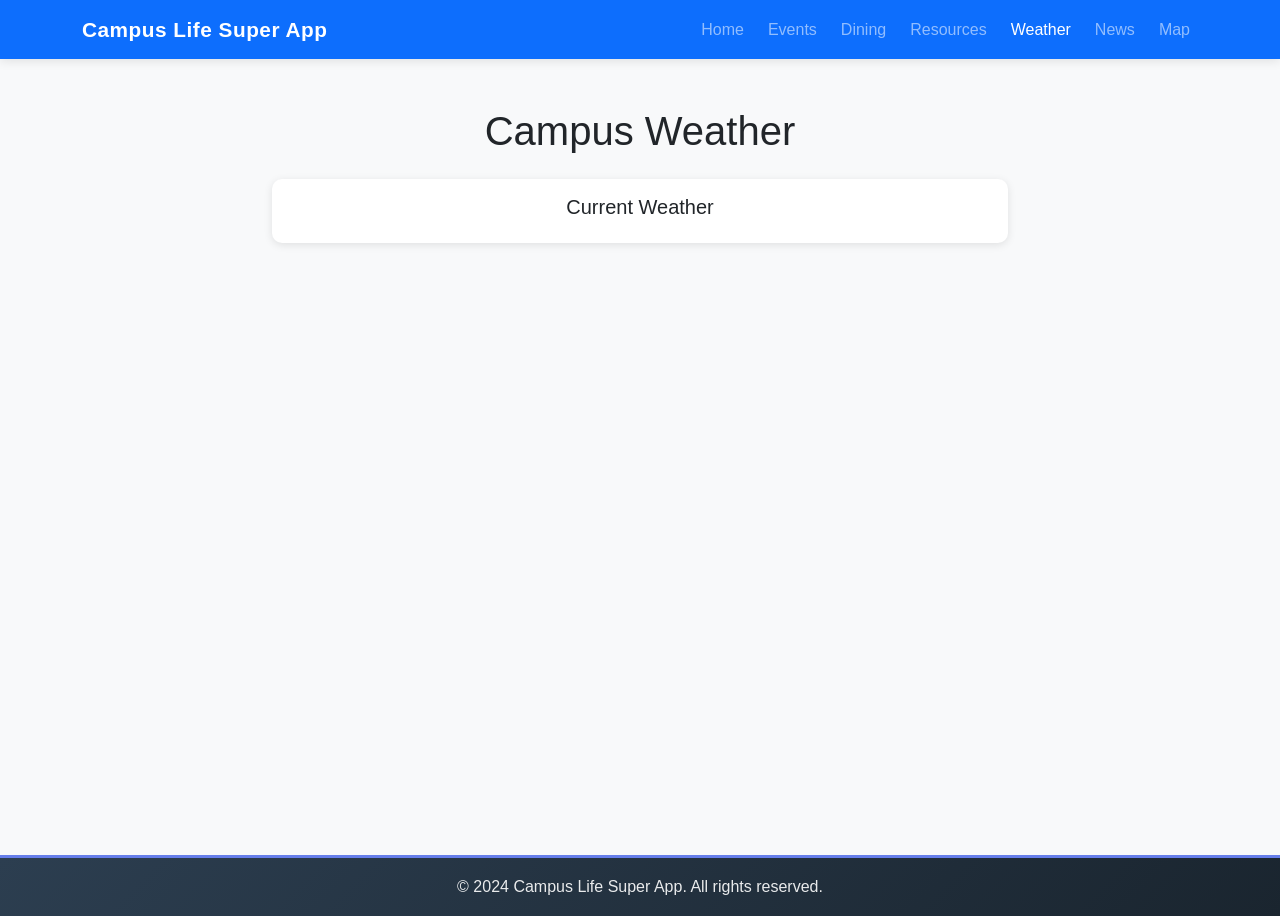
<file: weather.html>
<!DOCTYPE html>
<html lang="en">
<head>
    <meta charset="UTF-8">
    <meta name="viewport" content="width=device-width, initial-scale=1.0">
    <title>Campus Weather - Campus Life Super App</title>
    <link href="https://cdn.jsdelivr.net/npm/bootstrap@5.3.0/dist/css/bootstrap.min.css" rel="stylesheet">
    <link rel="stylesheet" href="css/style.css">
</head>
<body>
    <header>
        <nav class="navbar navbar-expand-lg navbar-dark bg-primary">
            <div class="container">
                <a class="navbar-brand" href="index.html">Campus Life Super App</a>
                <button class="navbar-toggler" type="button" data-bs-toggle="collapse" data-bs-target="#navbarNav">
                    <span class="navbar-toggler-icon"></span>
                </button>
                <div class="collapse navbar-collapse" id="navbarNav">
                    <ul class="navbar-nav ms-auto">
                        <li class="nav-item"><a class="nav-link" href="index.html">Home</a></li>
                        <li class="nav-item"><a class="nav-link" href="events.html">Events</a></li>
                        <li class="nav-item"><a class="nav-link" href="dining.html">Dining</a></li>
                        <li class="nav-item"><a class="nav-link" href="student-resources.html">Resources</a></li>
                        <li class="nav-item"><a class="nav-link active" href="weather.html">Weather</a></li>
                        <li class="nav-item"><a class="nav-link" href="news.html">News</a></li>
                        <li class="nav-item"><a class="nav-link" href="map.html">Map</a></li>
                    </ul>
                </div>
            </div>
        </nav>
    </header>

    <main class="container my-5">
        <h1 class="text-center mb-4">Campus Weather</h1>
        <div id="weather-container" class="row justify-content-center">
            <div class="col-md-8">
                <div id="weather-display" class="card">
                    <div class="card-body text-center">
                        <h5 class="card-title">Current Weather</h5>
                        <div id="weather-content">
                            <!-- Weather data will be loaded here -->
                        </div>
                    </div>
                </div>
            </div>
        </div>
    </main>

    <footer class="bg-dark text-white text-center py-3">
        <div class="container">
            <p>&copy; 2024 Campus Life Super App. All rights reserved.</p>
        </div>
    </footer>

    <script src="https://cdn.jsdelivr.net/npm/bootstrap@5.3.0/dist/js/bootstrap.bundle.min.js"></script>
    <script src="js/app.js"></script>
    <script src="js/weather.js"></script>
</body>
</html>
</file>
<file: css/style.css>
/* ===== CAMPUS LIFE SUPER APP CUSTOM STYLES ===== */
/* Purpose: Provide consistent, modern styling throughout the application */
/* Theme: Professional blue/purple gradient with responsive design */

/* ===== BASE STYLES ===== */
body {
    font-family: 'Segoe UI', Tahoma, Geneva, Verdana, sans-serif;
    line-height: 1.6;
    background-color: #f8f9fa;
}

main {
    min-height: calc(100vh - 200px);
}

/* ===== HERO SECTION STYLES ===== */
/* Purpose: Create an eye-catching welcome area with gradient background */
.hero {
    background: linear-gradient(135deg, #667eea 0%, #764ba2 100%);
    color: white;
    padding: 4rem 0;
    border-radius: 10px;
    margin-bottom: 3rem;
    box-shadow: 0 4px 15px rgba(102, 126, 234, 0.4);
}

.hero h1 {
    font-size: 2.5rem;
    font-weight: bold;
    margin-bottom: 1rem;
}

.hero .lead {
    font-size: 1.3rem;
    opacity: 0.95;
}

/* ===== CARD STYLES ===== */
/* Purpose: Create consistent hover effects and visual hierarchy */
.card {
    transition: transform 0.3s ease, box-shadow 0.3s ease;
    border: none;
    border-radius: 10px;
    box-shadow: 0 2px 8px rgba(0, 0, 0, 0.1);
}

.card:hover {
    transform: translateY(-5px);
    box-shadow: 0 10px 25px rgba(0, 0, 0, 0.15);
}

.event-card {
    cursor: pointer;
    transition: all 0.3s ease;
}

.event-card:hover {
    background-color: #f8f9fa;
}

.resource-card {
    border-left: 5px solid #667eea;
}

/* ===== QUICK LINKS SECTION ===== */
/* Purpose: Provide prominent action buttons for main app features */
.quick-links {
    padding: 2rem 0;
}

.quick-links .btn {
    font-size: 1rem;
    padding: 0.75rem 1.5rem;
    border-radius: 8px;
    font-weight: 500;
    transition: all 0.3s ease;
}

.quick-links .btn:hover {
    transform: scale(1.05);
    box-shadow: 0 5px 15px rgba(0, 0, 0, 0.2);
}

/* ===== SECTION HEADERS ===== */
/* Purpose: Consistent styling for section titles */
h3 {
    color: #333;
    font-weight: 600;
    margin-bottom: 1.5rem;
    border-bottom: 3px solid #667eea;
    padding-bottom: 0.5rem;
    display: inline-block;
}

/* ===== NAVBAR STYLES ===== */
/* Purpose: Custom branding and navigation styling */
.navbar {
    box-shadow: 0 2px 10px rgba(0, 0, 0, 0.1);
}

.navbar-brand {
    font-weight: bold;
    font-size: 1.3rem;
    letter-spacing: 0.5px;
}

.nav-link {
    transition: color 0.3s ease;
    margin-left: 0.5rem;
}

.nav-link:hover {
    color: #e7e7e7 !important;
}

/* ===== FEATURED EVENTS SECTION ===== */
/* Purpose: Highlight upcoming events on home page */
.featured-events .card {
    border-top: 4px solid #667eea;
}

/* ===== DINING SECTION ===== */
/* Purpose: Highlight dining-related content */
.dining-snapshot {
    background: linear-gradient(135deg, #ffecd2 0%, #fcb69f 100%);
    padding: 2rem;
    border-radius: 10px;
}

/* ===== ANNOUNCEMENTS SECTION ===== */
/* Purpose: Style announcement alerts prominently */
.alert {
    border-radius: 8px;
    border: none;
    box-shadow: 0 2px 8px rgba(0, 0, 0, 0.1);
}

/* ===== BUTTONS ===== */
/* Purpose: Consistent button styling throughout app */
.btn {
    border-radius: 8px;
    font-weight: 500;
    transition: all 0.3s ease;
    border: none;
}

.btn-primary {
    background: linear-gradient(135deg, #667eea 0%, #764ba2 100%);
    border-color: transparent;
}

.btn-primary:hover {
    background: linear-gradient(135deg, #764ba2 0%, #667eea 100%);
    transform: translateY(-2px);
    box-shadow: 0 5px 15px rgba(102, 126, 234, 0.4);
}

/* ===== BADGE STYLES ===== */
/* Purpose: Highlight categories and tags */
.badge {
    padding: 0.5rem 0.75rem;
    border-radius: 6px;
    font-size: 0.85rem;
    font-weight: 500;
}

/* ===== LIST GROUP STYLES ===== */
/* Purpose: Consistent styling for lists */
.list-group-item {
    border: none;
    border-bottom: 1px solid #e0e0e0;
    background-color: transparent;
}

.list-group-item:last-child {
    border-bottom: none;
}

/* ===== FOOTER STYLES ===== */
/* Purpose: Consistent footer styling */
footer {
    margin-top: auto;
    background: linear-gradient(135deg, #2c3e50 0%, #1a252f 100%);
    border-top: 3px solid #667eea;
}

footer p {
    margin: 0;
    opacity: 0.9;
}

/* ===== MODAL STYLES ===== */
/* Purpose: Enhance modal appearance for event details */
.modal-content {
    border-radius: 10px;
    border: none;
    box-shadow: 0 5px 20px rgba(0, 0, 0, 0.3);
}

.modal-header {
    background: linear-gradient(135deg, #667eea 0%, #764ba2 100%);
    color: white;
    border: none;
    border-radius: 10px 10px 0 0;
}

.modal-header .btn-close {
    filter: brightness(0) invert(1);
}

/* ===== SPINNER/LOADING STYLES ===== */
/* Purpose: Match spinner color to app theme */
.spinner-border {
    color: #667eea;
}

/* ===== RESPONSIVE ADJUSTMENTS ===== */
/* Purpose: Ensure proper display on smaller screens */
@media (max-width: 768px) {
    .hero {
        padding: 2rem 1rem;
    }

    .hero h1 {
        font-size: 1.8rem;
    }

    .navbar-brand {
        font-size: 1.1rem;
    }

    h3 {
        font-size: 1.3rem;
    }

    .quick-links .btn {
        font-size: 0.9rem;
        padding: 0.6rem 1rem;
    }

    main {
        min-height: calc(100vh - 150px);
    }
}

/* ===== TABLET SPECIFIC STYLES ===== */
@media (max-width: 1024px) {
    .card {
        margin-bottom: 1rem;
    }
}

/* ===== ACCESSIBILITY IMPROVEMENTS ===== */
/* Purpose: Ensure proper focus states and keyboard navigation */
.btn:focus,
.navbar-toggler:focus,
.card:focus,
a:focus {
    box-shadow: 0 0 0 0.2rem rgba(102, 126, 234, 0.25);
    outline: none;
}

/* ===== FOCUS VISIBLE FOR BETTER KEYBOARD NAVIGATION ===== */
:focus-visible {
    outline: 2px solid #667eea;
    outline-offset: 2px;
}

/* ===== PRINT STYLES ===== */
/* Purpose: Optimize appearance when printing */
@media print {
    navbar,
    footer {
        display: none;
    }

    body {
        background-color: white;
    }

    .card {
        page-break-inside: avoid;
    }
}


.card:focus-within {
    outline: 2px solid #007bff;
    outline-offset: 2px;
}
</file>
